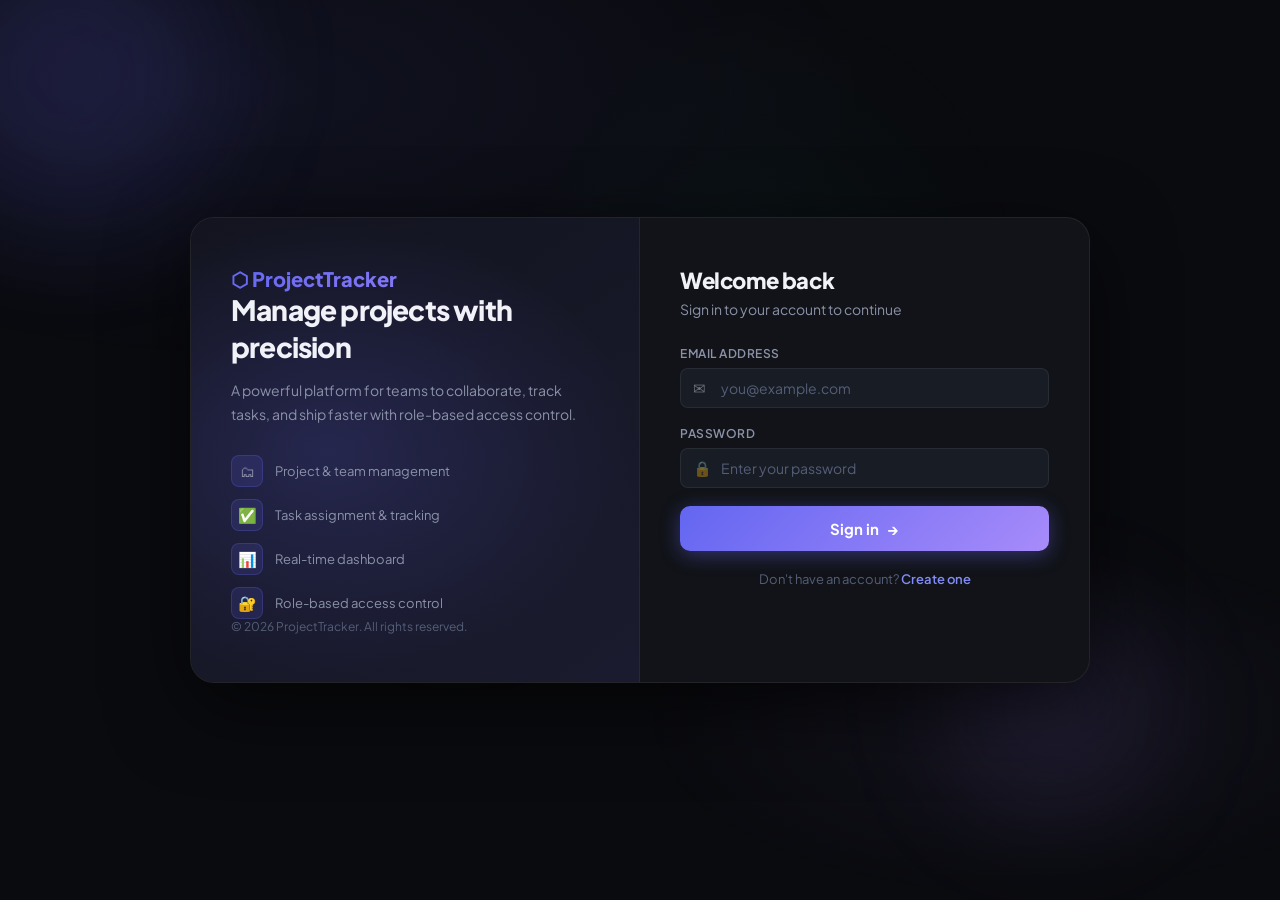
<file: frontend/index.html>
<!DOCTYPE html>
<html lang="en">
<head>
<meta charset="UTF-8">
<meta name="viewport" content="width=device-width, initial-scale=1.0">
<title>ProjectTracker — Sign In</title>
<link rel="stylesheet" href="css/style.css">
<style>
  .auth-wrapper { position: relative; overflow: hidden; }

  .floating-shapes {
    position: fixed; inset: 0; pointer-events: none; z-index: 0;
  }
  .shape {
    position: absolute;
    border-radius: 50%;
    filter: blur(60px);
    animation: float 8s ease-in-out infinite;
  }
  .shape-1 { width:300px;height:300px; background:rgba(99,102,241,0.15); top:-80px; left:-80px; animation-delay:0s; }
  .shape-2 { width:200px;height:200px; background:rgba(167,139,250,0.1); bottom:10%; right:10%; animation-delay:3s; }
  .shape-3 { width:150px;height:150px; background:rgba(16,185,129,0.08); top:50%; left:30%; animation-delay:5s; }

  @keyframes float {
    0%,100% { transform: translate(0,0) scale(1); }
    33%      { transform: translate(20px,-20px) scale(1.05); }
    66%      { transform: translate(-10px,15px) scale(0.97); }
  }

  .auth-container {
    position: relative; z-index: 1;
    display: flex; align-items: center; justify-content: center;
    min-height: 100vh; padding: 24px;
  }

  .auth-panel {
    width: 100%; max-width: 900px;
    display: grid; grid-template-columns: 1fr 1fr;
    background: var(--bg2);
    border: 1px solid var(--border);
    border-radius: 24px;
    overflow: hidden;
    box-shadow: 0 24px 80px rgba(0,0,0,0.6);
  }

  .auth-hero {
    background: linear-gradient(145deg, #13141f, #1a1b2e);
    padding: 48px 40px;
    display: flex; flex-direction: column; justify-content: space-between;
    border-right: 1px solid var(--border);
    position: relative; overflow: hidden;
  }
  .auth-hero::before {
    content: '';
    position: absolute; inset: 0;
    background: radial-gradient(ellipse at 30% 50%, rgba(99,102,241,0.2), transparent 70%);
  }
  .hero-logo {
    font-size: 20px; font-weight: 800;
    background: var(--accent-g);
    -webkit-background-clip: text;
    -webkit-text-fill-color: transparent;
    background-clip: text;
    position: relative; z-index: 1;
  }
  .hero-content { position: relative; z-index: 1; }
  .hero-content h2 {
    font-size: 28px; font-weight: 800;
    letter-spacing: -0.8px; line-height: 1.3;
    margin-bottom: 14px;
  }
  .hero-content p { font-size: 14px; color: var(--text2); line-height: 1.7; }
  .feature-list { margin-top: 28px; display: flex; flex-direction: column; gap: 12px; }
  .feature-item {
    display: flex; align-items: center; gap: 12px;
    font-size: 13px; color: var(--text2);
  }
  .feature-icon {
    width: 32px; height: 32px;
    background: rgba(99,102,241,0.15);
    border: 1px solid rgba(99,102,241,0.25);
    border-radius: 8px;
    display: flex; align-items: center; justify-content: center;
    font-size: 15px; flex-shrink: 0;
  }
  .hero-footer { position: relative; z-index:1; font-size: 12px; color: var(--text3); }

  .auth-form-side { padding: 48px 40px; }
  .auth-form-side h3 { font-size: 22px; font-weight: 800; letter-spacing: -0.4px; margin-bottom: 6px; }
  .auth-form-side .subtitle { color: var(--text2); font-size: 14px; margin-bottom: 28px; }

  .btn-auth {
    width: 100%; justify-content: center;
    padding: 13px; font-size: 15px;
    background: var(--accent-g);
    color: white; border: none; border-radius: 10px;
    cursor: pointer; font-family: inherit; font-weight: 700;
    box-shadow: 0 4px 20px rgba(99,102,241,0.4);
    transition: all 0.2s;
    display: flex; align-items: center; gap: 8px;
  }
  .btn-auth:hover { transform: translateY(-1px); box-shadow: 0 6px 24px rgba(99,102,241,0.5); }
  .btn-auth:active { transform: none; }

  .switch-text { text-align: center; margin-top: 20px; font-size: 13px; color: var(--text3); }
  .switch-text a { color: var(--accent2); text-decoration: none; font-weight: 600; }

  .input-icon-wrap { position: relative; }
  .input-icon-wrap input { padding-left: 40px; }
  .input-icon { position: absolute; left: 13px; top: 50%; transform: translateY(-50%); font-size: 15px; opacity: 0.4; }

  @media (max-width: 680px) {
    .auth-panel { grid-template-columns: 1fr; }
    .auth-hero { display: none; }
    .auth-form-side { padding: 36px 28px; }
  }
</style>
</head>
<body>
<div class="floating-shapes">
  <div class="shape shape-1"></div>
  <div class="shape shape-2"></div>
  <div class="shape shape-3"></div>
</div>

<div class="auth-container">
  <div class="auth-panel">

    <!-- Left hero panel -->
    <div class="auth-hero">
      <div class="hero-logo">⬡ ProjectTracker</div>
      <div class="hero-content">
        <h2>Manage projects with precision</h2>
        <p>A powerful platform for teams to collaborate, track tasks, and ship faster with role-based access control.</p>
        <div class="feature-list">
          <div class="feature-item"><div class="feature-icon">🗂</div>Project & team management</div>
          <div class="feature-item"><div class="feature-icon">✅</div>Task assignment & tracking</div>
          <div class="feature-item"><div class="feature-icon">📊</div>Real-time dashboard</div>
          <div class="feature-item"><div class="feature-icon">🔐</div>Role-based access control</div>
        </div>
      </div>
      <div class="hero-footer">© 2026 ProjectTracker. All rights reserved.</div>
    </div>

    <!-- Right form panel -->
    <div class="auth-form-side">

      <!-- LOGIN FORM -->
      <div id="login-box">
        <h3>Welcome back</h3>
        <p class="subtitle">Sign in to your account to continue</p>

        <div class="form-group">
          <label>Email address</label>
          <div class="input-icon-wrap">
            <span class="input-icon">✉</span>
            <input type="email" id="login-email" placeholder="you@example.com">
          </div>
        </div>
        <div class="form-group">
          <label>Password</label>
          <div class="input-icon-wrap">
            <span class="input-icon">🔒</span>
            <input type="password" id="login-password" placeholder="Enter your password">
          </div>
        </div>

        <button class="btn-auth" onclick="doLogin()">
          <span>Sign in</span> <span>→</span>
        </button>
        <div class="switch-text">
          Don't have an account? <a href="#" onclick="toggle()">Create one</a>
        </div>
      </div>

      <!-- SIGNUP FORM -->
      <div id="signup-box" style="display:none">
        <h3>Create account</h3>
        <p class="subtitle">Join ProjectTracker and start collaborating</p>

        <div class="form-group">
          <label>Full name</label>
          <div class="input-icon-wrap">
            <span class="input-icon">👤</span>
            <input type="text" id="signup-name" placeholder="Your full name">
          </div>
        </div>
        <div class="form-group">
          <label>Email address</label>
          <div class="input-icon-wrap">
            <span class="input-icon">✉</span>
            <input type="email" id="signup-email" placeholder="you@example.com">
          </div>
        </div>
        <div class="form-group">
          <label>Password</label>
          <div class="input-icon-wrap">
            <span class="input-icon">🔒</span>
            <input type="password" id="signup-password" placeholder="Choose a password">
          </div>
        </div>
        <div class="form-group">
          <label>Account role</label>
          <select id="signup-role">
            <option value="member">Member — can view and update tasks</option>
            <option value="admin">Admin — full project control</option>
          </select>
        </div>

        <button class="btn-auth" onclick="doSignup()">
          <span>Create account</span> <span>→</span>
        </button>
        <div class="switch-text">
          Already have an account? <a href="#" onclick="toggle()">Sign in</a>
        </div>
      </div>

    </div>
  </div>
</div>

<div id="toast" class="toast"></div>
<script src="js/app.js"></script>
<script>
  if (localStorage.getItem('token')) window.location.href = '/dashboard.html';

  function toggle() {
    const lb = document.getElementById('login-box');
    const sb = document.getElementById('signup-box');
    lb.style.display = lb.style.display === 'none' ? 'block' : 'none';
    sb.style.display = sb.style.display === 'none' ? 'block' : 'none';
  }

  async function doLogin() {
    const email    = document.getElementById('login-email').value.trim();
    const password = document.getElementById('login-password').value;
    if (!email || !password) return showToast('Please fill all fields', 'error');
    try {
      const data = await apiFetch('/auth/login', 'POST', { email, password });
      localStorage.setItem('token', data.access_token);
      localStorage.setItem('user', JSON.stringify(data.user));
      showToast('Welcome back!', 'success');
      setTimeout(() => window.location.href = '/dashboard.html', 800);
    } catch(e) { showToast(e.message, 'error'); }
  }

  async function doSignup() {
    const name     = document.getElementById('signup-name').value.trim();
    const email    = document.getElementById('signup-email').value.trim();
    const password = document.getElementById('signup-password').value;
    const role     = document.getElementById('signup-role').value;
    if (!name || !email || !password) return showToast('Please fill all fields', 'error');
    try {
      await apiFetch('/auth/signup', 'POST', { name, email, password, role });
      showToast('Account created! Please sign in.', 'success');
      toggle();
    } catch(e) { showToast(e.message, 'error'); }
  }

  // Enter key support
  document.addEventListener('keydown', e => {
    if (e.key !== 'Enter') return;
    if (document.getElementById('login-box').style.display !== 'none') doLogin();
    else doSignup();
  });
</script>
</body>
</html>
</file>
<file: frontend/css/style.css>
@import url('https://fonts.googleapis.com/css2?family=Plus+Jakarta+Sans:wght@300;400;500;600;700;800&family=JetBrains+Mono:wght@400;500&display=swap');

:root {
  --bg:        #0a0b0f;
  --bg2:       #111318;
  --bg3:       #181c24;
  --surface:   #1e2330;
  --surface2:  #252b3b;
  --border:    rgba(255,255,255,0.07);
  --border2:   rgba(255,255,255,0.12);
  --text:      #f0f2f8;
  --text2:     #8b92a8;
  --text3:     #555e78;
  --accent:    #6366f1;
  --accent2:   #818cf8;
  --accent-g:  linear-gradient(135deg,#6366f1,#a78bfa);
  --green:     #10b981;
  --amber:     #f59e0b;
  --red:       #ef4444;
  --blue:      #3b82f6;
  --radius:    14px;
  --radius-sm: 8px;
  --shadow:    0 4px 24px rgba(0,0,0,0.4);
  --shadow-lg: 0 12px 48px rgba(0,0,0,0.6);
  --glow:      0 0 32px rgba(99,102,241,0.25);
}

*{margin:0;padding:0;box-sizing:border-box;}

body {
  font-family: 'Plus Jakarta Sans', sans-serif;
  background: var(--bg);
  color: var(--text);
  min-height: 100vh;
  overflow-x: hidden;
}

/* ── Background mesh ── */
body::before {
  content: '';
  position: fixed;
  inset: 0;
  background:
    radial-gradient(ellipse 80% 50% at 20% 10%, rgba(99,102,241,0.08) 0%, transparent 60%),
    radial-gradient(ellipse 60% 40% at 80% 80%, rgba(167,139,250,0.06) 0%, transparent 50%),
    radial-gradient(ellipse 40% 60% at 60% 30%, rgba(16,185,129,0.04) 0%, transparent 50%);
  pointer-events: none;
  z-index: 0;
}

/* ── Navbar ── */
.navbar {
  position: sticky;
  top: 0;
  z-index: 100;
  background: rgba(10,11,15,0.85);
  backdrop-filter: blur(20px);
  -webkit-backdrop-filter: blur(20px);
  border-bottom: 1px solid var(--border);
  padding: 0 32px;
  height: 64px;
  display: flex;
  align-items: center;
  justify-content: space-between;
}

.logo {
  font-size: 18px;
  font-weight: 800;
  background: var(--accent-g);
  -webkit-background-clip: text;
  -webkit-text-fill-color: transparent;
  background-clip: text;
  letter-spacing: -0.5px;
}

.nav-links { display: flex; gap: 4px; align-items: center; }
.nav-links a {
  color: var(--text2);
  text-decoration: none;
  font-size: 14px;
  font-weight: 500;
  padding: 7px 14px;
  border-radius: 8px;
  transition: all 0.2s;
}
.nav-links a:hover { color: var(--text); background: var(--surface); }
.nav-links a.active {
  color: var(--text);
  background: var(--surface2);
  box-shadow: inset 0 0 0 1px var(--border2);
}

.nav-right { display: flex; align-items: center; gap: 12px; }
.user-chip {
  display: flex;
  align-items: center;
  gap: 8px;
  background: var(--surface);
  border: 1px solid var(--border);
  border-radius: 40px;
  padding: 5px 14px 5px 5px;
  font-size: 13px;
}
.avatar {
  width: 28px; height: 28px;
  border-radius: 50%;
  background: var(--accent-g);
  display: flex; align-items: center; justify-content: center;
  font-size: 12px; font-weight: 700; color: white;
}
.user-name { font-weight: 500; color: var(--text); }

/* ── Layout ── */
.container { max-width: 1240px; margin: 0 auto; padding: 32px 24px; position: relative; z-index: 1; }

.page-header {
  display: flex;
  justify-content: space-between;
  align-items: flex-start;
  margin-bottom: 32px;
}
.page-header h1 {
  font-size: 28px;
  font-weight: 800;
  letter-spacing: -0.8px;
  color: var(--text);
}
.page-header p { color: var(--text2); font-size: 14px; margin-top: 4px; }

/* ── Buttons ── */
.btn {
  display: inline-flex; align-items: center; gap: 6px;
  padding: 9px 18px;
  border: none;
  border-radius: var(--radius-sm);
  cursor: pointer;
  font-size: 14px;
  font-weight: 600;
  font-family: inherit;
  transition: all 0.2s;
  text-decoration: none;
  white-space: nowrap;
}
.btn-primary {
  background: var(--accent-g);
  color: white;
  box-shadow: 0 4px 14px rgba(99,102,241,0.4);
}
.btn-primary:hover { transform: translateY(-1px); box-shadow: 0 6px 20px rgba(99,102,241,0.5); }
.btn-ghost {
  background: var(--surface);
  color: var(--text2);
  border: 1px solid var(--border);
}
.btn-ghost:hover { color: var(--text); border-color: var(--border2); background: var(--surface2); }
.btn-danger  { background: rgba(239,68,68,0.15); color: var(--red); border: 1px solid rgba(239,68,68,0.25); }
.btn-danger:hover  { background: rgba(239,68,68,0.25); }
.btn-success { background: rgba(16,185,129,0.15); color: var(--green); border: 1px solid rgba(16,185,129,0.25); }
.btn-success:hover { background: rgba(16,185,129,0.25); }
.btn-warning { background: rgba(245,158,11,0.15); color: var(--amber); border: 1px solid rgba(245,158,11,0.25); }
.btn-warning:hover { background: rgba(245,158,11,0.25); }
.btn-sm { padding: 5px 12px; font-size: 12px; border-radius: 6px; }
.btn-logout {
  background: rgba(239,68,68,0.12);
  color: var(--red);
  border: 1px solid rgba(239,68,68,0.2);
  padding: 6px 14px;
  border-radius: 8px;
  cursor: pointer;
  font-size: 13px;
  font-weight: 600;
  font-family: inherit;
  transition: all 0.2s;
}
.btn-logout:hover { background: rgba(239,68,68,0.2); }

/* ── Cards ── */
.card {
  background: var(--bg2);
  border: 1px solid var(--border);
  border-radius: var(--radius);
  padding: 24px;
  margin-bottom: 16px;
  transition: border-color 0.2s, box-shadow 0.2s;
  position: relative;
  overflow: hidden;
}
.card:hover { border-color: var(--border2); box-shadow: var(--shadow); }
.card-header {
  display: flex;
  justify-content: space-between;
  align-items: flex-start;
  margin-bottom: 12px;
}
.card h3 { font-size: 16px; font-weight: 700; color: var(--text); }
.card p  { color: var(--text2); font-size: 14px; margin-top: 4px; line-height: 1.6; }

/* ── Stats Grid ── */
.stats-grid {
  display: grid;
  grid-template-columns: repeat(auto-fit, minmax(160px, 1fr));
  gap: 16px;
  margin-bottom: 28px;
}
.stat-card {
  background: var(--bg2);
  border: 1px solid var(--border);
  border-radius: var(--radius);
  padding: 24px 20px;
  position: relative;
  overflow: hidden;
  transition: all 0.2s;
}
.stat-card:hover { border-color: var(--border2); transform: translateY(-2px); box-shadow: var(--shadow); }
.stat-card::before {
  content: '';
  position: absolute;
  top: 0; left: 0; right: 0;
  height: 2px;
  background: var(--accent-g);
  opacity: 0;
  transition: opacity 0.2s;
}
.stat-card:hover::before { opacity: 1; }
.stat-icon {
  width: 40px; height: 40px;
  border-radius: 10px;
  display: flex; align-items: center; justify-content: center;
  font-size: 18px;
  margin-bottom: 14px;
}
.stat-number {
  font-size: 32px;
  font-weight: 800;
  letter-spacing: -1px;
  color: var(--text);
  line-height: 1;
  margin-bottom: 6px;
}
.stat-label { font-size: 12px; font-weight: 500; color: var(--text3); text-transform: uppercase; letter-spacing: 0.6px; }
.stat-card.accent .stat-icon { background: rgba(99,102,241,0.15); }
.stat-card.accent .stat-number { color: var(--accent2); }
.stat-card.green  .stat-icon { background: rgba(16,185,129,0.12); }
.stat-card.green  .stat-number { color: var(--green); }
.stat-card.amber  .stat-icon { background: rgba(245,158,11,0.12); }
.stat-card.amber  .stat-number { color: var(--amber); }
.stat-card.red    .stat-icon { background: rgba(239,68,68,0.12); }
.stat-card.red    .stat-number { color: var(--red); }
.stat-card.blue   .stat-icon { background: rgba(59,130,246,0.12); }
.stat-card.blue   .stat-number { color: var(--blue); }

/* ── Badges ── */
.badge {
  display: inline-flex; align-items: center;
  padding: 3px 10px;
  border-radius: 20px;
  font-size: 11px;
  font-weight: 700;
  letter-spacing: 0.3px;
  text-transform: uppercase;
}
.badge-admin   { background: rgba(99,102,241,0.15); color: var(--accent2); border: 1px solid rgba(99,102,241,0.25); }
.badge-member  { background: rgba(59,130,246,0.12); color: #60a5fa; border: 1px solid rgba(59,130,246,0.2); }
.badge-high    { background: rgba(239,68,68,0.12); color: #f87171; border: 1px solid rgba(239,68,68,0.2); }
.badge-medium  { background: rgba(245,158,11,0.12); color: #fbbf24; border: 1px solid rgba(245,158,11,0.2); }
.badge-low     { background: rgba(16,185,129,0.12); color: #34d399; border: 1px solid rgba(16,185,129,0.2); }
.badge-todo    { background: rgba(245,158,11,0.12); color: #fbbf24; border: 1px solid rgba(245,158,11,0.2); }
.badge-progress{ background: rgba(59,130,246,0.12); color: #60a5fa; border: 1px solid rgba(59,130,246,0.2); }
.badge-done    { background: rgba(16,185,129,0.12); color: #34d399; border: 1px solid rgba(16,185,129,0.2); }
.badge-overdue { background: rgba(239,68,68,0.12); color: #f87171; border: 1px solid rgba(239,68,68,0.2); }

/* ── Kanban ── */
.kanban { display: grid; grid-template-columns: repeat(3,1fr); gap: 20px; }
.kanban-col {
  background: var(--bg2);
  border: 1px solid var(--border);
  border-radius: var(--radius);
  padding: 20px;
  min-height: 400px;
}
.kanban-col-header {
  display: flex; align-items: center; justify-content: space-between;
  margin-bottom: 16px;
  padding-bottom: 12px;
  border-bottom: 1px solid var(--border);
}
.kanban-col-header h3 {
  font-size: 13px;
  font-weight: 700;
  text-transform: uppercase;
  letter-spacing: 0.6px;
  display: flex; align-items: center; gap: 8px;
}
.col-dot {
  width: 8px; height: 8px;
  border-radius: 50%;
}
.col-count {
  font-size: 11px;
  font-weight: 700;
  background: var(--surface2);
  border: 1px solid var(--border);
  padding: 2px 8px;
  border-radius: 12px;
  color: var(--text2);
}

.task-card {
  background: var(--surface);
  border: 1px solid var(--border);
  border-radius: 10px;
  padding: 14px;
  margin-bottom: 10px;
  transition: all 0.2s;
  cursor: default;
  border-left: 3px solid transparent;
}
.task-card:hover {
  border-color: var(--border2);
  transform: translateY(-1px);
  box-shadow: 0 4px 16px rgba(0,0,0,0.3);
}
.task-card.high   { border-left-color: var(--red); }
.task-card.medium { border-left-color: var(--amber); }
.task-card.low    { border-left-color: var(--green); }
.task-card h4     { font-size: 14px; font-weight: 600; color: var(--text); margin-bottom: 8px; }
.task-card .meta  { font-size: 12px; color: var(--text3); display: flex; align-items: center; flex-wrap: wrap; gap: 6px; }
.task-card .actions { margin-top: 12px; display: flex; gap: 6px; }

/* ── Forms ── */
.form-group { margin-bottom: 18px; }
.form-group label {
  display: block;
  font-size: 12px;
  font-weight: 600;
  margin-bottom: 7px;
  color: var(--text2);
  text-transform: uppercase;
  letter-spacing: 0.5px;
}
.form-group input,
.form-group select,
.form-group textarea {
  width: 100%;
  padding: 10px 14px;
  background: var(--bg3);
  border: 1px solid var(--border);
  border-radius: var(--radius-sm);
  font-size: 14px;
  font-family: inherit;
  color: var(--text);
  outline: none;
  transition: all 0.2s;
}
.form-group input:focus,
.form-group select:focus,
.form-group textarea:focus {
  border-color: var(--accent);
  box-shadow: 0 0 0 3px rgba(99,102,241,0.15);
}
.form-group input::placeholder,
.form-group textarea::placeholder { color: var(--text3); }
.form-group select option { background: var(--bg3); }

/* ── Auth Pages ── */
.auth-wrapper {
  min-height: 100vh;
  display: flex;
  align-items: center;
  justify-content: center;
  padding: 24px;
  position: relative;
}
.auth-wrapper::before {
  content: '';
  position: fixed;
  inset: 0;
  background:
    radial-gradient(ellipse 70% 60% at 30% 20%, rgba(99,102,241,0.12) 0%, transparent 60%),
    radial-gradient(ellipse 50% 50% at 70% 70%, rgba(167,139,250,0.08) 0%, transparent 50%);
}
.auth-left {
  display: none;
}
.auth-box {
  background: var(--bg2);
  border: 1px solid var(--border);
  border-radius: 20px;
  padding: 44px 40px;
  width: 100%;
  max-width: 440px;
  box-shadow: var(--shadow-lg);
  position: relative;
  z-index: 1;
}
.auth-logo {
  font-size: 22px;
  font-weight: 800;
  background: var(--accent-g);
  -webkit-background-clip: text;
  -webkit-text-fill-color: transparent;
  background-clip: text;
  margin-bottom: 28px;
}
.auth-box h2 {
  font-size: 26px;
  font-weight: 800;
  letter-spacing: -0.5px;
  margin-bottom: 6px;
}
.auth-box .subtitle { color: var(--text2); font-size: 14px; margin-bottom: 28px; }
.auth-box .btn { width: 100%; justify-content: center; padding: 12px; font-size: 15px; margin-top: 4px; }
.auth-box .switch { text-align: center; margin-top: 20px; font-size: 13px; color: var(--text3); }
.auth-box .switch a { color: var(--accent2); text-decoration: none; font-weight: 600; }
.auth-box .switch a:hover { text-decoration: underline; }
.auth-divider {
  display: flex; align-items: center; gap: 12px;
  margin: 20px 0;
  font-size: 12px; color: var(--text3);
}
.auth-divider::before,
.auth-divider::after {
  content: ''; flex: 1; height: 1px; background: var(--border);
}

/* ── Modal ── */
.modal-overlay {
  display: none;
  position: fixed;
  inset: 0;
  background: rgba(0,0,0,0.7);
  backdrop-filter: blur(6px);
  z-index: 200;
  align-items: center;
  justify-content: center;
  padding: 20px;
}
.modal-overlay.active { display: flex; }
.modal {
  background: var(--bg2);
  border: 1px solid var(--border2);
  border-radius: 20px;
  padding: 32px;
  width: 100%;
  max-width: 500px;
  max-height: 90vh;
  overflow-y: auto;
  box-shadow: var(--shadow-lg);
  animation: modalIn 0.2s ease;
}
@keyframes modalIn {
  from { opacity:0; transform: translateY(16px) scale(0.97); }
  to   { opacity:1; transform: none; }
}
.modal-header {
  display: flex; justify-content: space-between; align-items: center;
  margin-bottom: 24px;
}
.modal h3 { font-size: 20px; font-weight: 700; letter-spacing: -0.3px; }
.modal-close {
  width: 32px; height: 32px;
  background: var(--surface);
  border: 1px solid var(--border);
  border-radius: 8px;
  cursor: pointer;
  display: flex; align-items: center; justify-content: center;
  font-size: 18px; color: var(--text2);
  transition: all 0.15s;
}
.modal-close:hover { color: var(--text); background: var(--surface2); }
.modal-footer { display: flex; gap: 10px; justify-content: flex-end; margin-top: 24px; padding-top: 20px; border-top: 1px solid var(--border); }

/* ── Table ── */
.table-wrap { overflow-x: auto; border-radius: var(--radius); border: 1px solid var(--border); }
.table { width: 100%; border-collapse: collapse; }
.table th {
  background: var(--surface);
  padding: 12px 16px;
  text-align: left;
  font-size: 11px;
  font-weight: 700;
  color: var(--text3);
  text-transform: uppercase;
  letter-spacing: 0.6px;
  border-bottom: 1px solid var(--border);
}
.table td { padding: 14px 16px; border-bottom: 1px solid var(--border); font-size: 14px; color: var(--text2); }
.table td strong { color: var(--text); font-weight: 600; }
.table tr:last-child td { border-bottom: none; }
.table tr:hover td { background: rgba(255,255,255,0.02); }

/* ── Toast ── */
.toast {
  position: fixed;
  bottom: 28px;
  right: 28px;
  padding: 14px 20px;
  border-radius: 12px;
  font-size: 14px;
  font-weight: 500;
  z-index: 999;
  opacity: 0;
  transform: translateY(16px);
  transition: all 0.3s cubic-bezier(0.34,1.56,0.64,1);
  display: flex; align-items: center; gap: 10px;
  max-width: 340px;
  border: 1px solid var(--border);
  backdrop-filter: blur(12px);
}
.toast.show { opacity: 1; transform: translateY(0); }
.toast.success { background: rgba(16,185,129,0.15); border-color: rgba(16,185,129,0.3); color: #34d399; }
.toast.error   { background: rgba(239,68,68,0.15);  border-color: rgba(239,68,68,0.3);  color: #f87171; }
.toast.info    { background: rgba(99,102,241,0.15); border-color: rgba(99,102,241,0.3); color: var(--accent2); }

/* ── Empty state ── */
.empty {
  text-align: center;
  padding: 60px 20px;
  color: var(--text3);
}
.empty-icon { font-size: 48px; margin-bottom: 16px; opacity: 0.5; }
.empty h3 { font-size: 16px; font-weight: 600; color: var(--text2); margin-bottom: 6px; }
.empty p { font-size: 14px; }

/* ── Project cards grid ── */
.projects-grid { display: grid; grid-template-columns: repeat(auto-fill, minmax(340px,1fr)); gap: 20px; }
.project-card {
  background: var(--bg2);
  border: 1px solid var(--border);
  border-radius: var(--radius);
  padding: 24px;
  transition: all 0.2s;
  position: relative;
  overflow: hidden;
}
.project-card::after {
  content: '';
  position: absolute;
  top: 0; left: 0; right: 0;
  height: 3px;
  background: var(--accent-g);
  transform: scaleX(0);
  transform-origin: left;
  transition: transform 0.3s;
}
.project-card:hover { border-color: var(--border2); transform: translateY(-3px); box-shadow: var(--shadow); }
.project-card:hover::after { transform: scaleX(1); }
.project-card h3 { font-size: 16px; font-weight: 700; color: var(--text); margin-bottom: 8px; }
.project-card p  { font-size: 13px; color: var(--text2); line-height: 1.6; margin-bottom: 16px; }
.project-meta { display: flex; align-items: center; gap: 8px; font-size: 12px; color: var(--text3); margin-bottom: 16px; }
.project-actions { display: flex; gap: 8px; }
.member-pills { display: flex; flex-wrap: wrap; gap: 6px; margin-top: 12px; }
.member-pill {
  display: flex; align-items: center; gap: 6px;
  background: var(--surface);
  border: 1px solid var(--border);
  border-radius: 20px;
  padding: 4px 12px;
  font-size: 12px;
  color: var(--text2);
}
.member-pill button {
  background: none; border: none; color: var(--text3);
  cursor: pointer; font-size: 14px; line-height: 1;
  padding: 0; margin-left: 4px;
  transition: color 0.15s;
}
.member-pill button:hover { color: var(--red); }

/* ── Section title ── */
.section-title {
  font-size: 12px;
  font-weight: 700;
  text-transform: uppercase;
  letter-spacing: 0.8px;
  color: var(--text3);
  margin-bottom: 16px;
  padding-bottom: 12px;
  border-bottom: 1px solid var(--border);
}

/* ── Filter bar ── */
.filter-bar {
  display: flex; align-items: center; gap: 10px;
}
.filter-bar select {
  padding: 8px 14px;
  background: var(--surface);
  border: 1px solid var(--border);
  border-radius: 8px;
  font-size: 13px;
  font-family: inherit;
  color: var(--text2);
  cursor: pointer;
  outline: none;
  transition: all 0.2s;
}
.filter-bar select:hover { border-color: var(--border2); color: var(--text); }
.filter-bar select option { background: var(--bg3); }

/* ── Overdue card ── */
.overdue-card {
  display: flex;
  align-items: center;
  gap: 14px;
  padding: 14px 16px;
  background: rgba(239,68,68,0.05);
  border: 1px solid rgba(239,68,68,0.15);
  border-radius: 10px;
  margin-bottom: 8px;
}
.overdue-card .od-dot {
  width: 8px; height: 8px;
  border-radius: 50%;
  background: var(--red);
  flex-shrink: 0;
}
.overdue-card h4 { font-size: 14px; font-weight: 600; color: var(--text); }
.overdue-card .meta { font-size: 12px; color: var(--text3); margin-top: 2px; }

/* ── Scrollbar ── */
::-webkit-scrollbar { width: 6px; height: 6px; }
::-webkit-scrollbar-track { background: transparent; }
::-webkit-scrollbar-thumb { background: var(--surface2); border-radius: 3px; }
::-webkit-scrollbar-thumb:hover { background: var(--border2); }

/* ── Responsive ── */
@media (max-width: 768px) {
  .navbar { padding: 0 16px; }
  .container { padding: 20px 16px; }
  .kanban { grid-template-columns: 1fr; }
  .projects-grid { grid-template-columns: 1fr; }
  .stats-grid { grid-template-columns: repeat(2,1fr); }
  .auth-box { padding: 32px 24px; }
}
</file>
